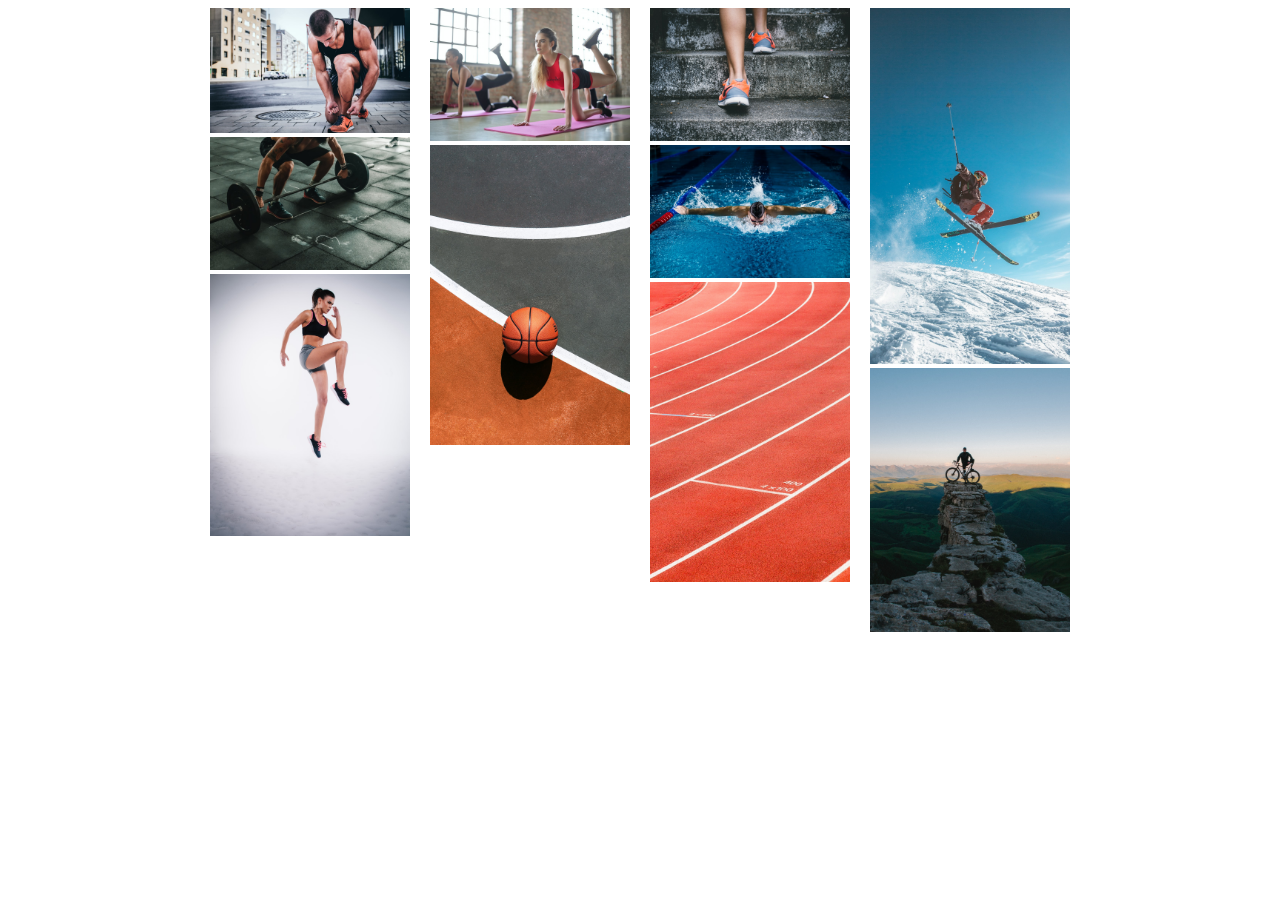
<file: ex01/src/index.html>
<!DOCTYPE html>
<html>
  <head>
    <link rel="stylesheet" href="../styles/index.css" />
    <title>Gallery's page</title>
  </head>
  <body>
  <main>
    <div class="mosaic-gallery">
    <div class="gallery-card-album" data-source="..\src\image01.html">
    <div class="gallery-card-inner">
    <img src="../images/img1.jpg" alt="Marathon" width="200" />
    <div class="black">
      <h1 onclick="openModal('image01.html')">Marathon</h1>
    </div>
    </div>
    </div>
    <div class="gallery-card-album" data-source="..\src\image02.html">
    <div class="gallery-card-inner">
    <img src="../images/img2.jpg" alt="Gymnastics" width="200" />
    <div class="black">
      <h1 onclick="openModal('image02.html')">Gymnastics</h1>
    </div>
    </div>
    </div>
    <div class="gallery-card-album" data-source="..\src\image03.html">
    <div class="gallery-card-inner">
    <img src="../images/img3.jpg" alt="Climbing" width="200" />
    <div class="black">
      <h1 onclick="openModal('image03.html')">Climbing</h1>
    </div>
    </div>
    </div>
    <div class="gallery-card-album" data-source="..\src\image04.html">
    <div class="gallery-card-inner">
    <img src="../images/img4.jpg" alt="Skiing" width="200" />
    <div class="black">
    
    <h1 onclick="openModal('image04.html')">Skiing</h1>
    
    </div>
    </div>
    </div>
    <div class="gallery-card-album" data-source="..\src\image05.html">
    <div class="gallery-card-inner">
    <img src="../images/img5.jpg" alt="Weight Lifting" width="200" />
    <div class="black">
      <h1 onclick="openModal('image05.html')">Lifting</h1>
    </div>
    </div>
    </div>
    <div class="gallery-card-album" data-source="..\src\image06.html">
    <div class="gallery-card-inner">
    <img src="../images/img6.jpg" alt="Basketball" width="200" />
    <div class="black">
      <h1 onclick="openModal('image06.html')">Basketball</h1>
    </div>
    </div>
    </div>
    <div class="gallery-card-album" data-source="..\src\image07.html">
    <div class="gallery-card-inner">
    <img src="../images/img7.jpg" alt="Swimming" width="200" />
    <div class="black">
      <h1 onclick="openModal('image07.html')">Swimming</h1>
    </div>
    </div>
    </div>
    <div class="gallery-card-album" data-source="..\src\image08.html">
    <div class="gallery-card-inner">
    <img src="../images/img8.jpg" alt="Jogging" width="200" />
    <div class="black">
      <h1 onclick="openModal('image08.html')">Jogging</h1>
    </div>
    </div>
    </div>
    <div class="gallery-card-album" data-source="..\src\image09.html">
    <div class="gallery-card-inner">
    <img src="../images/img9.jpg" alt="Running" width="200" />
    <div class="black">
      <h1 onclick="openModal('image09.html')">Running</h1>
    </div>
    </div>
    </div>
    <div class="gallery-card-album" data-source="..\src\image10.html">
    <div class="gallery-card-inner">
    <img src="../images/img10.jpg" alt="Cycling" width="200" />
    <div class="black">
      <h1 onclick="openModal('image10.html')">Cycling</h1>
    </div>
    </div>
    </div>
    </div>
    </main>
    <div id="myModal" class="modal">
     
      <div class="modal-content-holder">
        <span class="close">&times;</span>
        <div>
          <iframe
            id="stranica"
            frameborder="0"
            width="100%"
            height="500px"
          ></iframe>
        </div>
      </div>
    </div>
    <script src="../scripts/index.js"></script>
  </body>
</html>
</file>
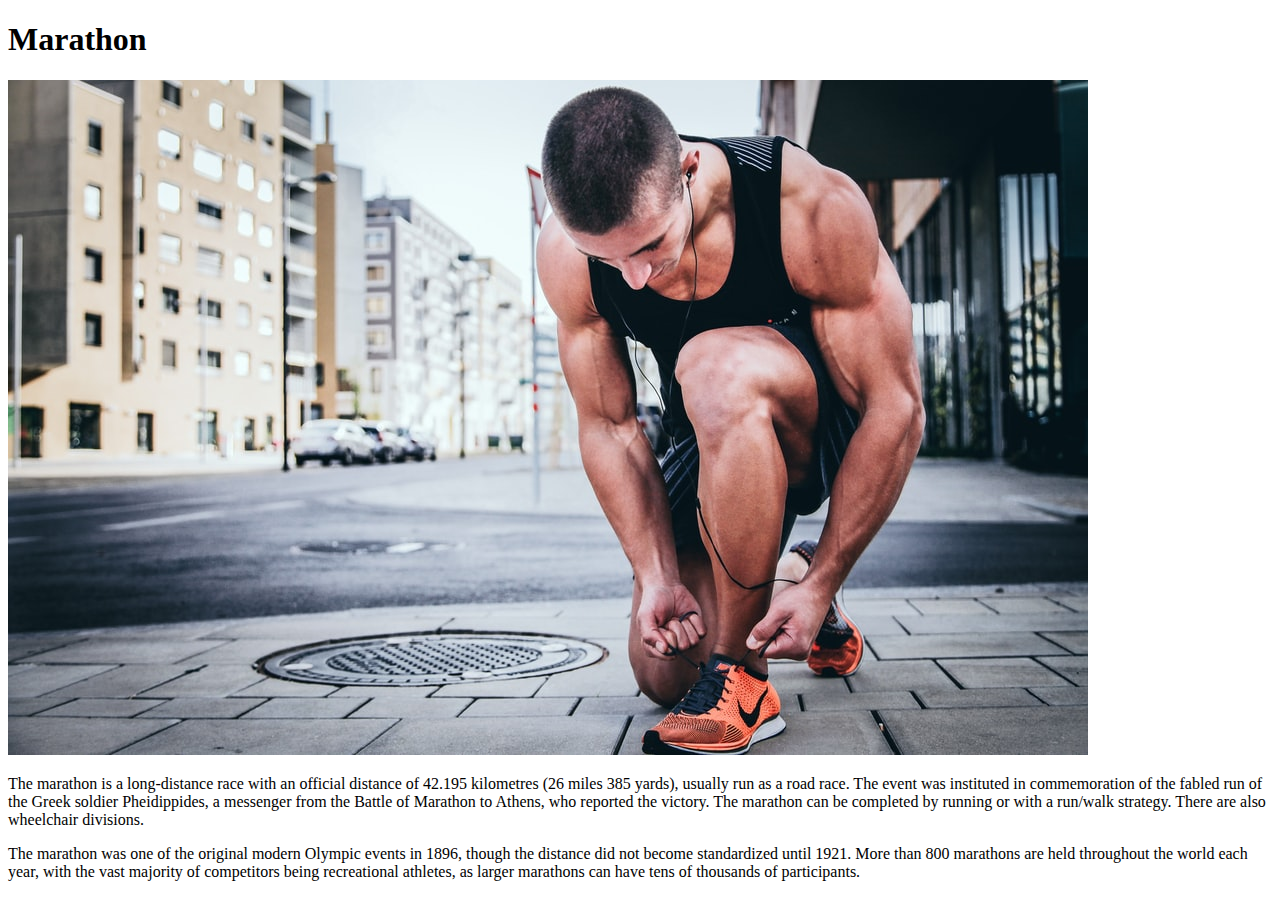
<file: ex01/src/image01.html>
<!DOCTYPE html>
<html>
  <head>
    <title>Marathon</title>
  </head>
  <body>
    <h1>Marathon</h1>
    <img src="../images/img1.jpg" alt="Marathon" />
    <p>
      The marathon is a long-distance race with an official distance of 42.195
      kilometres (26 miles 385 yards), usually run as a road race. The event was
      instituted in commemoration of the fabled run of the Greek soldier
      Pheidippides, a messenger from the Battle of Marathon to Athens, who
      reported the victory. The marathon can be completed by running or with a
      run/walk strategy. There are also wheelchair divisions.
    </p>
    <p>
      The marathon was one of the original modern Olympic events in 1896, though
      the distance did not become standardized until 1921. More than 800
      marathons are held throughout the world each year, with the vast majority
      of competitors being recreational athletes, as larger marathons can have
      tens of thousands of participants.
    </p>
  </body>
</html>
</file>
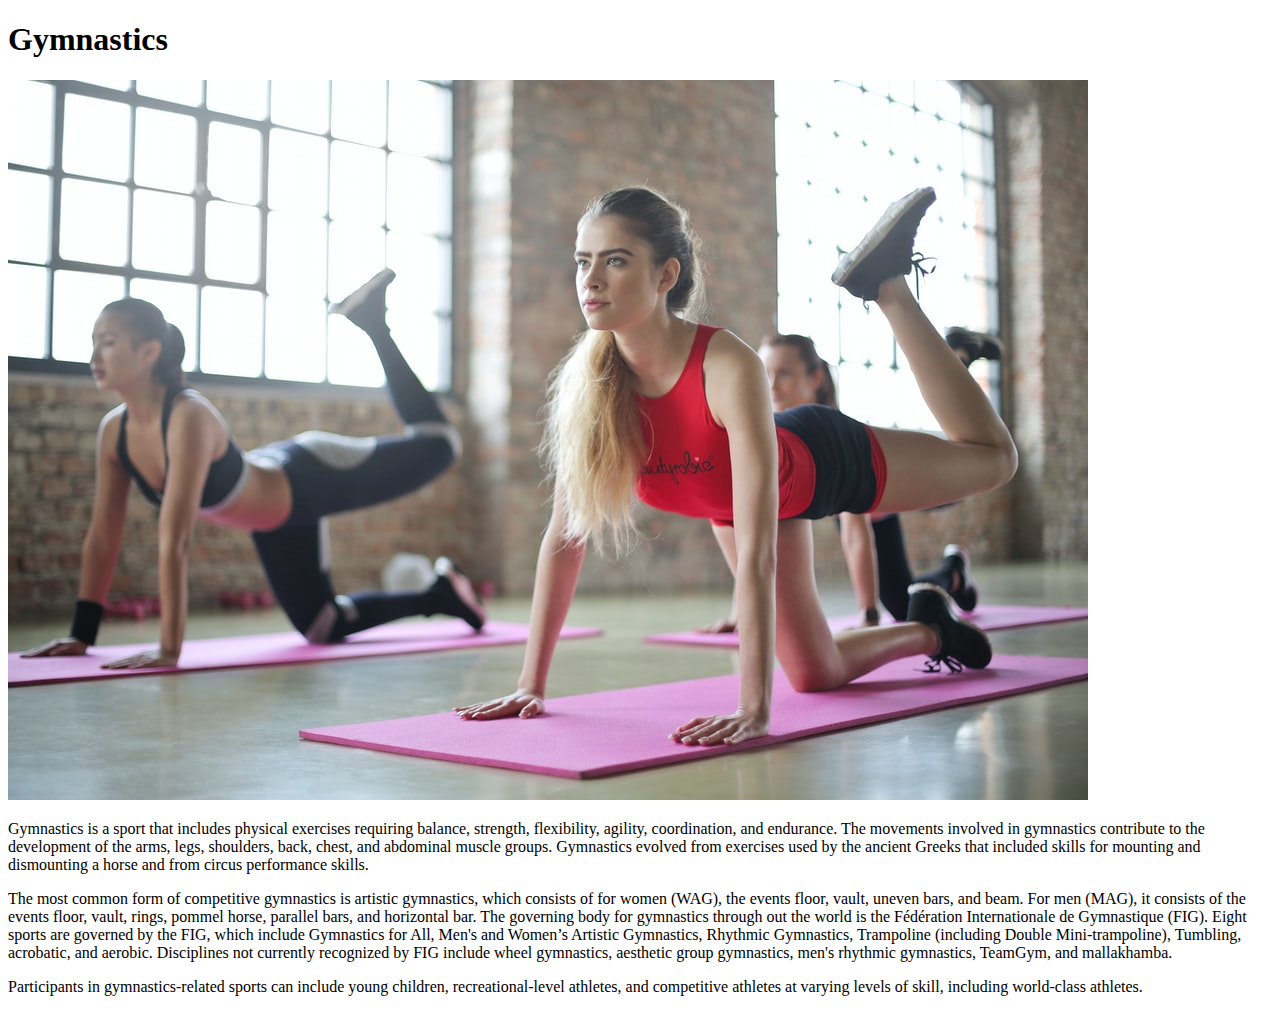
<file: ex01/src/image02.html>
<!DOCTYPE html>
<html>
  <head>
    <title>Gymnastics</title>
  </head>
  <body>
    <h1>Gymnastics</h1>
    <img src="../images/img2.jpg" alt="Gymnastics" />
    <p>
      Gymnastics is a sport that includes physical exercises requiring balance,
      strength, flexibility, agility, coordination, and endurance. The movements
      involved in gymnastics contribute to the development of the arms, legs,
      shoulders, back, chest, and abdominal muscle groups. Gymnastics evolved
      from exercises used by the ancient Greeks that included skills for
      mounting and dismounting a horse and from circus performance skills.
    </p>
    <p>
      The most common form of competitive gymnastics is artistic gymnastics,
      which consists of for women (WAG), the events floor, vault, uneven bars,
      and beam. For men (MAG), it consists of the events floor, vault, rings,
      pommel horse, parallel bars, and horizontal bar. The governing body for
      gymnastics through out the world is the Fédération Internationale de
      Gymnastique (FIG). Eight sports are governed by the FIG, which include
      Gymnastics for All, Men's and Women’s Artistic Gymnastics, Rhythmic
      Gymnastics, Trampoline (including Double Mini-trampoline), Tumbling,
      acrobatic, and aerobic. Disciplines not currently recognized by FIG
      include wheel gymnastics, aesthetic group gymnastics, men's rhythmic
      gymnastics, TeamGym, and mallakhamba.
    </p>
    <p>
      Participants in gymnastics-related sports can include young children,
      recreational-level athletes, and competitive athletes at varying levels of
      skill, including world-class athletes.
    </p>
  </body>
</html>
</file>
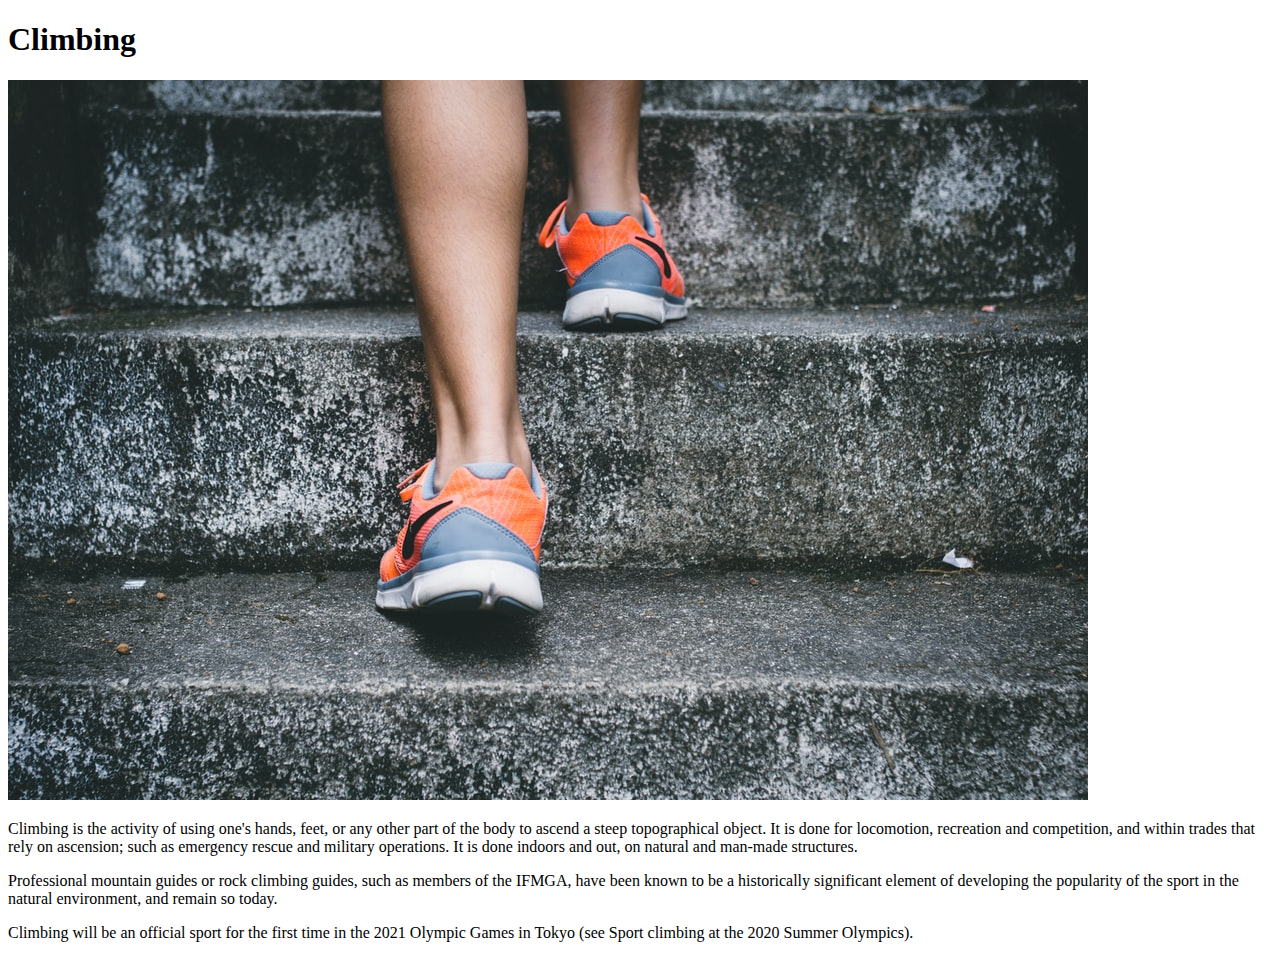
<file: ex01/src/image03.html>
<!DOCTYPE html>
<html>
  <head>
    <title>Climbing</title>
  </head>
  <body>
    <h1>Climbing</h1>
    <img src="../images/img3.jpg" alt="Climbing" />
    <p>
      Climbing is the activity of using one's hands, feet, or any other part of
      the body to ascend a steep topographical object. It is done for
      locomotion, recreation and competition, and within trades that rely on
      ascension; such as emergency rescue and military operations. It is done
      indoors and out, on natural and man-made structures.
    </p>
    <p>
      Professional mountain guides or rock climbing guides, such as members of
      the IFMGA, have been known to be a historically significant element of
      developing the popularity of the sport in the natural environment, and
      remain so today.
    </p>
    <p>
      Climbing will be an official sport for the first time in the 2021 Olympic
      Games in Tokyo (see Sport climbing at the 2020 Summer Olympics).
    </p>
  </body>
</html>
</file>
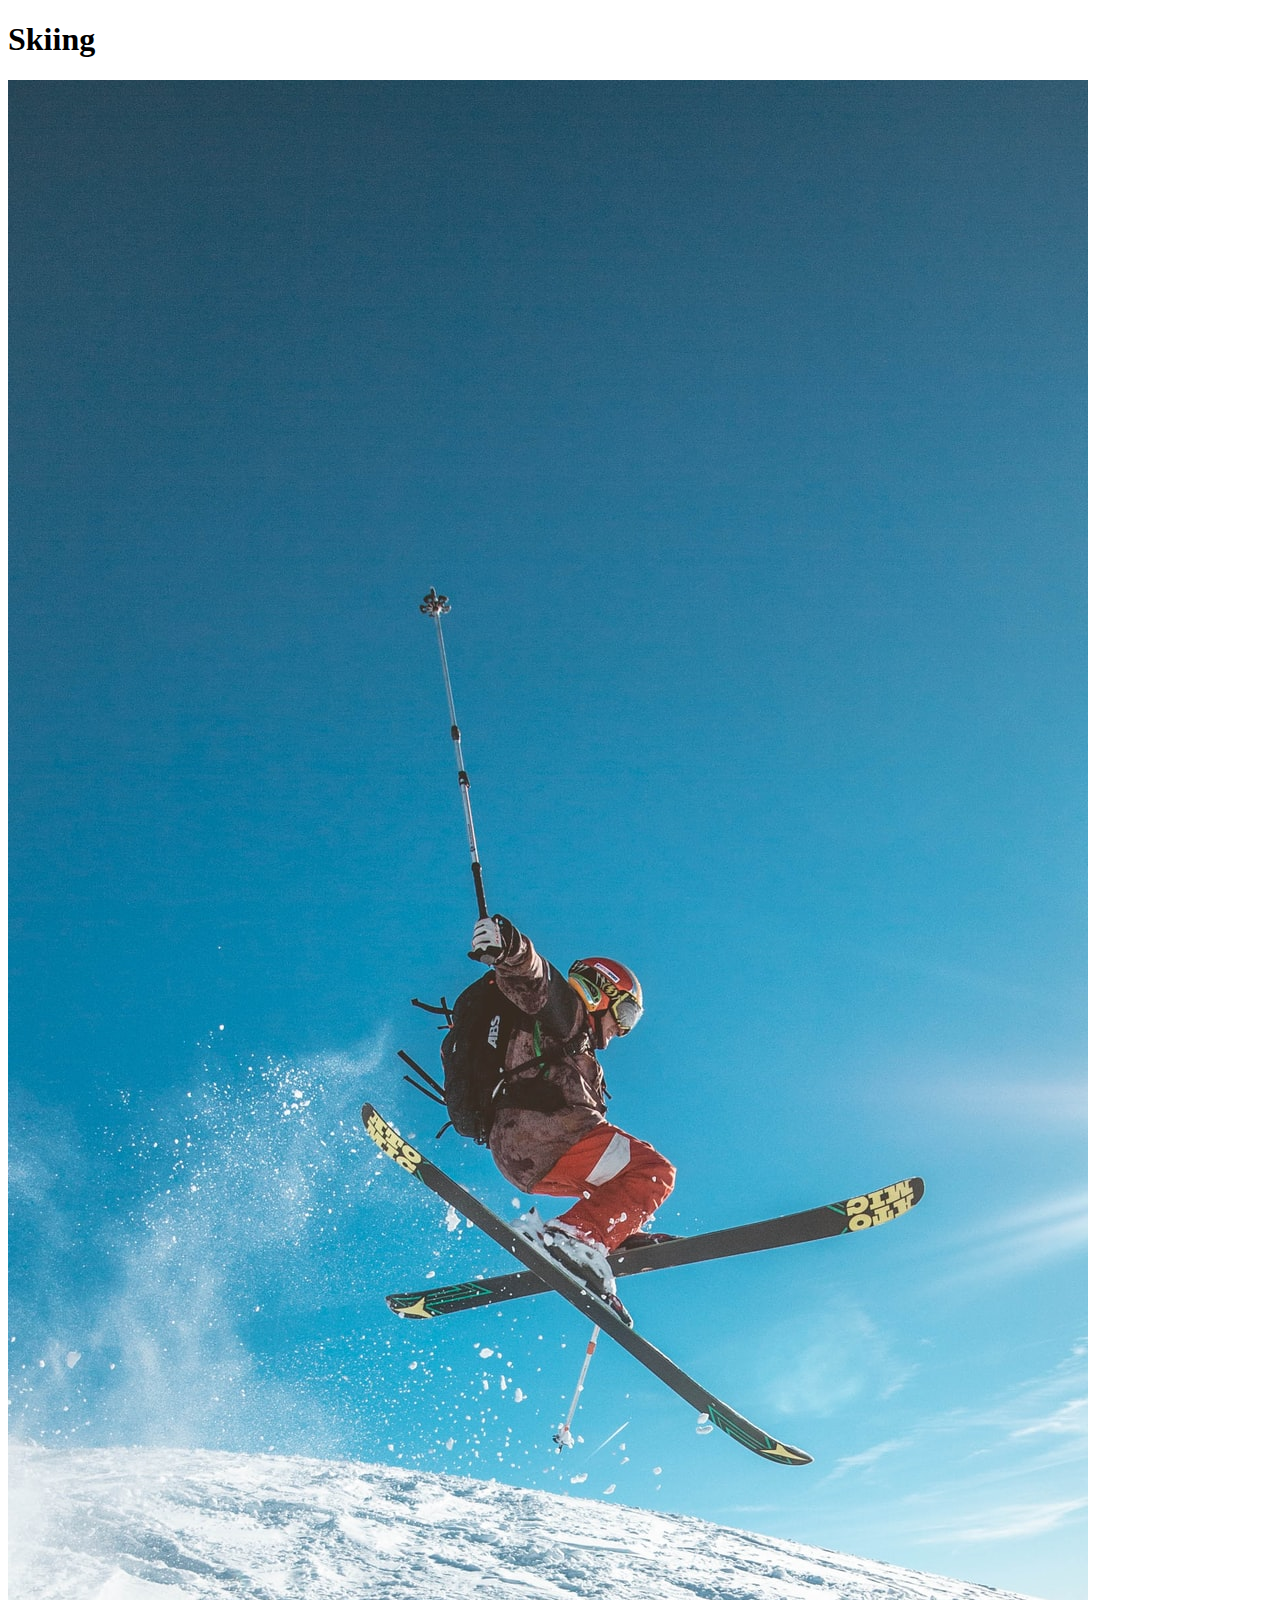
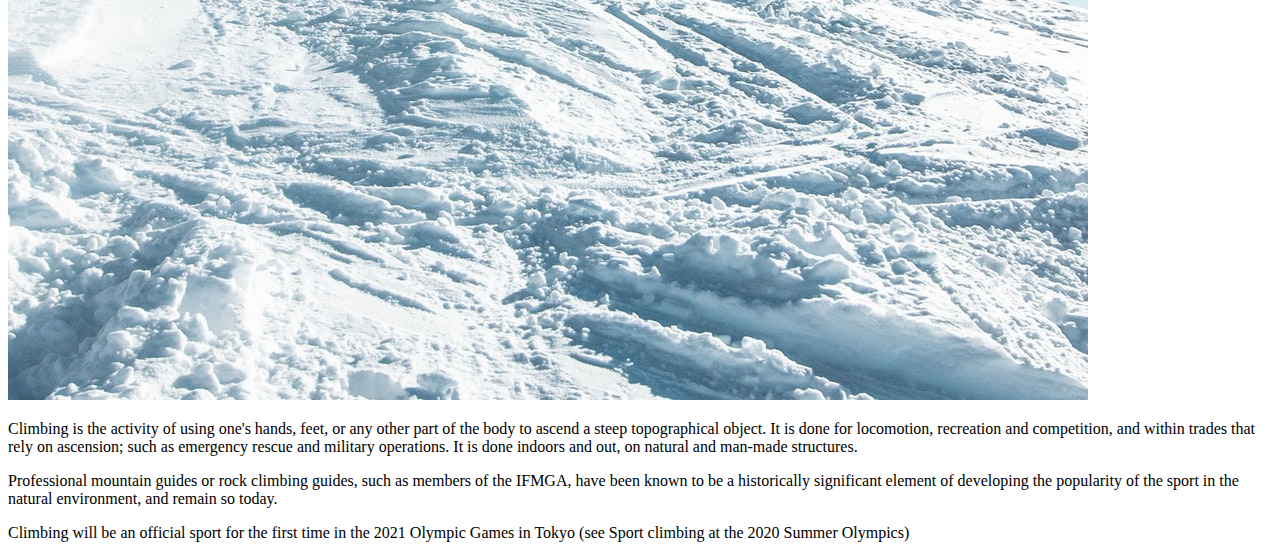
<file: ex01/src/image04.html>
<!DOCTYPE html>
<html>
  <head>
    <title>Skiing</title>
    <link rel="stylesheet" href="../styles/index.css" />
  </head>
  <body>
    <h1>Skiing</h1>
    <img src="../images/img4.jpg" alt="Skiing" />
    <p>
      Climbing is the activity of using one's hands, feet, or any other part of
      the body to ascend a steep topographical object. It is done for
      locomotion, recreation and competition, and within trades that rely on
      ascension; such as emergency rescue and military operations. It is done
      indoors and out, on natural and man-made structures.
    </p>
    <p>
      Professional mountain guides or rock climbing guides, such as members of
      the IFMGA, have been known to be a historically significant element of
      developing the popularity of the sport in the natural environment, and
      remain so today.
    </p>
    <p>
      Climbing will be an official sport for the first time in the 2021 Olympic
      Games in Tokyo (see Sport climbing at the 2020 Summer Olympics)
    </p>
  </body>
</html>
</file>
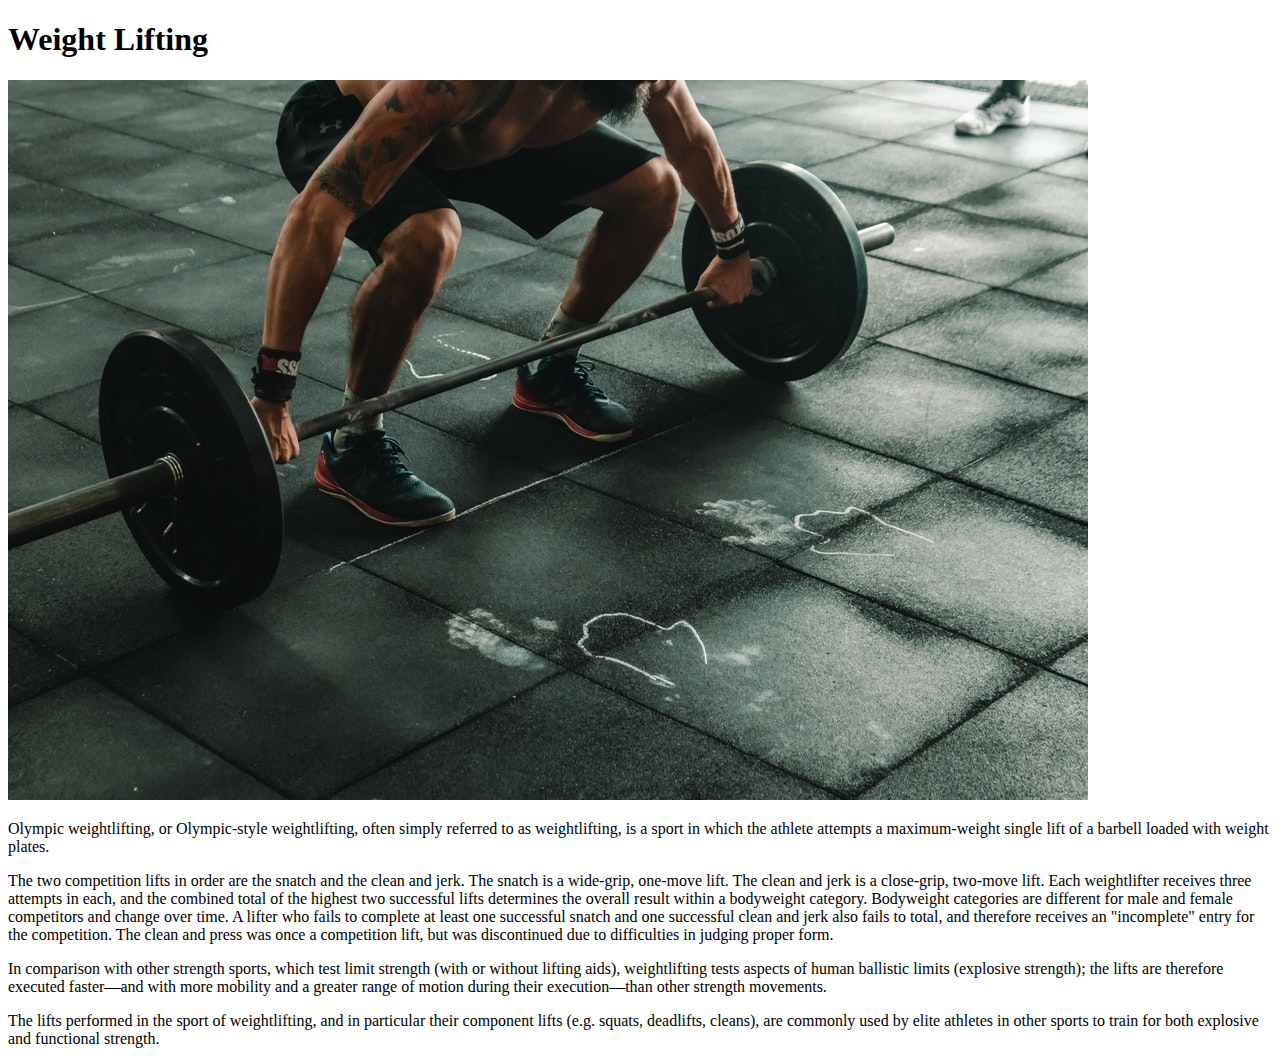
<file: ex01/src/image05.html>
<!DOCTYPE html>
<html>
  <head>
    <title>Weight Lifting</title>
  </head>
  <body>
    <h1>Weight Lifting</h1>
    <img src="../images/img5.jpg" alt="Weight Lifting" />
    <p>
      Olympic weightlifting, or Olympic-style weightlifting, often simply
      referred to as weightlifting, is a sport in which the athlete attempts a
      maximum-weight single lift of a barbell loaded with weight plates.
    </p>
    <p>
      The two competition lifts in order are the snatch and the clean and jerk.
      The snatch is a wide-grip, one-move lift. The clean and jerk is a
      close-grip, two-move lift. Each weightlifter receives three attempts in
      each, and the combined total of the highest two successful lifts
      determines the overall result within a bodyweight category. Bodyweight
      categories are different for male and female competitors and change over
      time. A lifter who fails to complete at least one successful snatch and
      one successful clean and jerk also fails to total, and therefore receives
      an "incomplete" entry for the competition. The clean and press was once a
      competition lift, but was discontinued due to difficulties in judging
      proper form.
    </p>
    <p>
      In comparison with other strength sports, which test limit strength (with
      or without lifting aids), weightlifting tests aspects of human ballistic
      limits (explosive strength); the lifts are therefore executed faster—and
      with more mobility and a greater range of motion during their
      execution—than other strength movements.
    </p>
    <p>
      The lifts performed in the sport of weightlifting, and in particular their
      component lifts (e.g. squats, deadlifts, cleans), are commonly used by
      elite athletes in other sports to train for both explosive and functional
      strength.
    </p>
  </body>
</html>
</file>
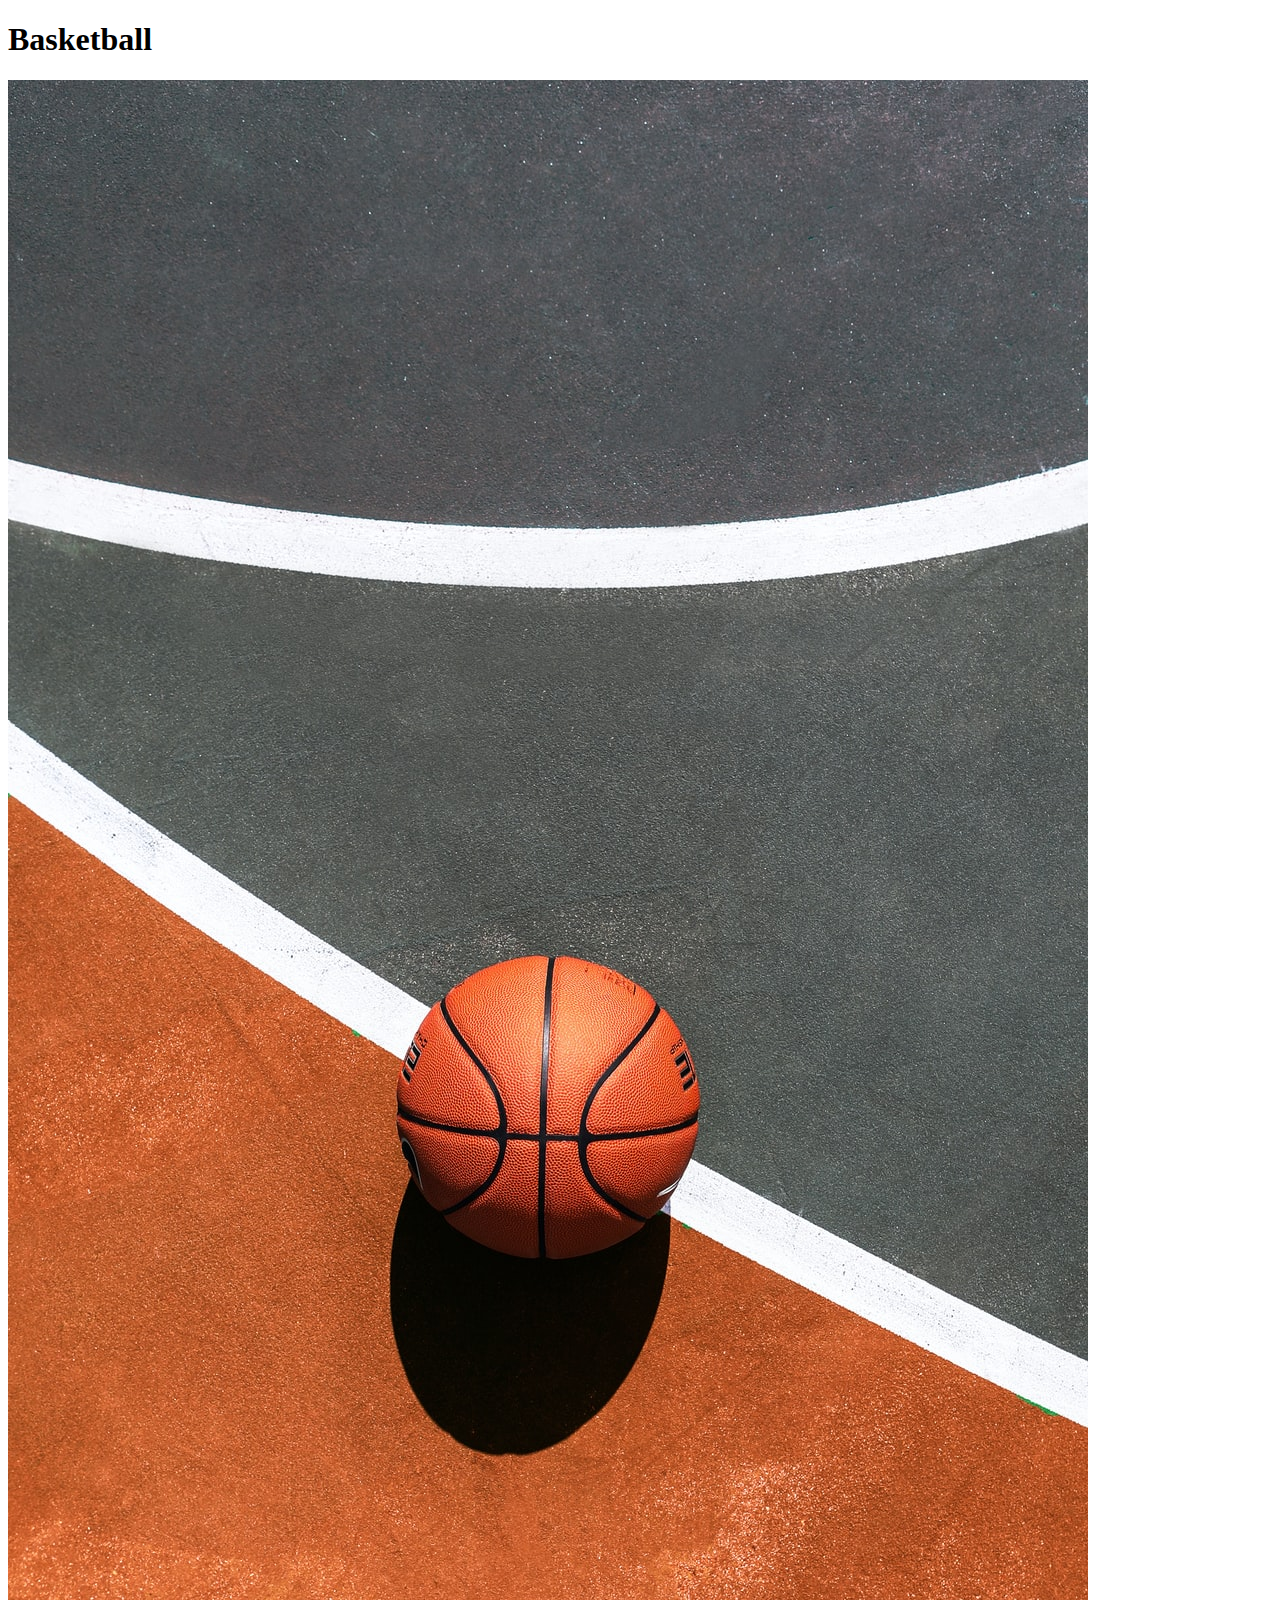
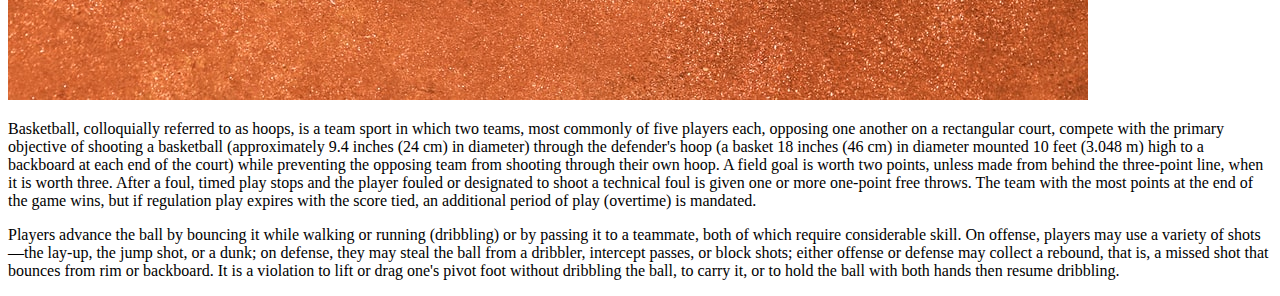
<file: ex01/src/image06.html>
<!DOCTYPE html>
<html>
  <head>
    <title>Basketball</title>
  </head>
  <body>
    <h1>Basketball</h1>
    <img src="../images/img6.jpg" alt="Basketball" />
    <p>
      Basketball, colloquially referred to as hoops, is a team sport in which
      two teams, most commonly of five players each, opposing one another on a
      rectangular court, compete with the primary objective of shooting a
      basketball (approximately 9.4 inches (24 cm) in diameter) through the
      defender's hoop (a basket 18 inches (46 cm) in diameter mounted 10 feet
      (3.048 m) high to a backboard at each end of the court) while preventing
      the opposing team from shooting through their own hoop. A field goal is
      worth two points, unless made from behind the three-point line, when it is
      worth three. After a foul, timed play stops and the player fouled or
      designated to shoot a technical foul is given one or more one-point free
      throws. The team with the most points at the end of the game wins, but if
      regulation play expires with the score tied, an additional period of play
      (overtime) is mandated.
    </p>
    <p>
      Players advance the ball by bouncing it while walking or running
      (dribbling) or by passing it to a teammate, both of which require
      considerable skill. On offense, players may use a variety of shots—the
      lay-up, the jump shot, or a dunk; on defense, they may steal the ball from
      a dribbler, intercept passes, or block shots; either offense or defense
      may collect a rebound, that is, a missed shot that bounces from rim or
      backboard. It is a violation to lift or drag one's pivot foot without
      dribbling the ball, to carry it, or to hold the ball with both hands then
      resume dribbling.
    </p>
  </body>
</html>
</file>
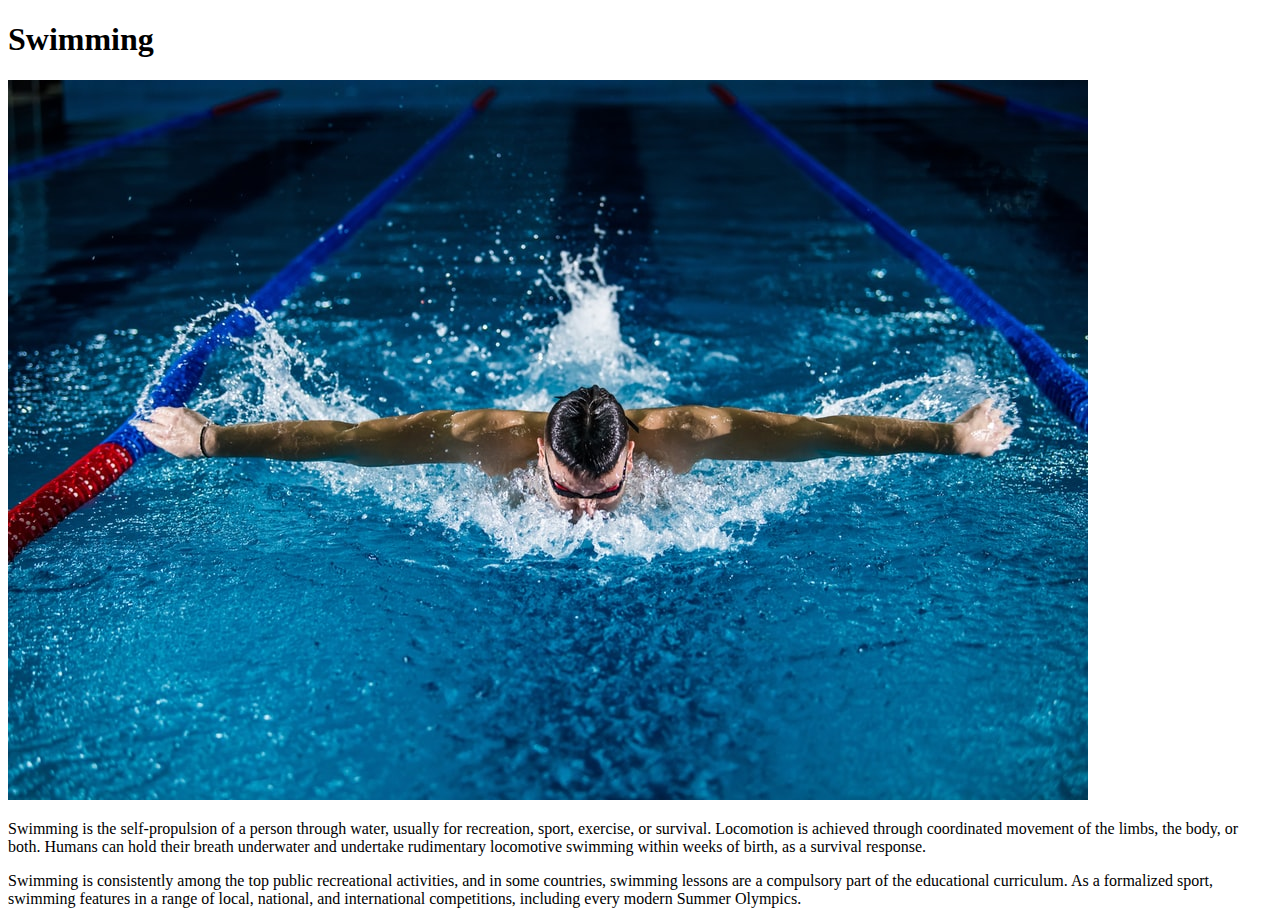
<file: ex01/src/image07.html>
<!DOCTYPE html>
<html>
  <head>
    <title>Swimming</title>
  </head>
  <body>
    <h1>Swimming</h1>
    <img src="../images/img7.jpg" alt="Swimming" />
    <p>
      Swimming is the self-propulsion of a person through water, usually for
      recreation, sport, exercise, or survival. Locomotion is achieved through
      coordinated movement of the limbs, the body, or both. Humans can hold
      their breath underwater and undertake rudimentary locomotive swimming
      within weeks of birth, as a survival response.
    </p>
    <p>
      Swimming is consistently among the top public recreational activities, and
      in some countries, swimming lessons are a compulsory part of the
      educational curriculum. As a formalized sport, swimming features in a
      range of local, national, and international competitions, including every
      modern Summer Olympics.
    </p>
  </body>
</html>
</file>
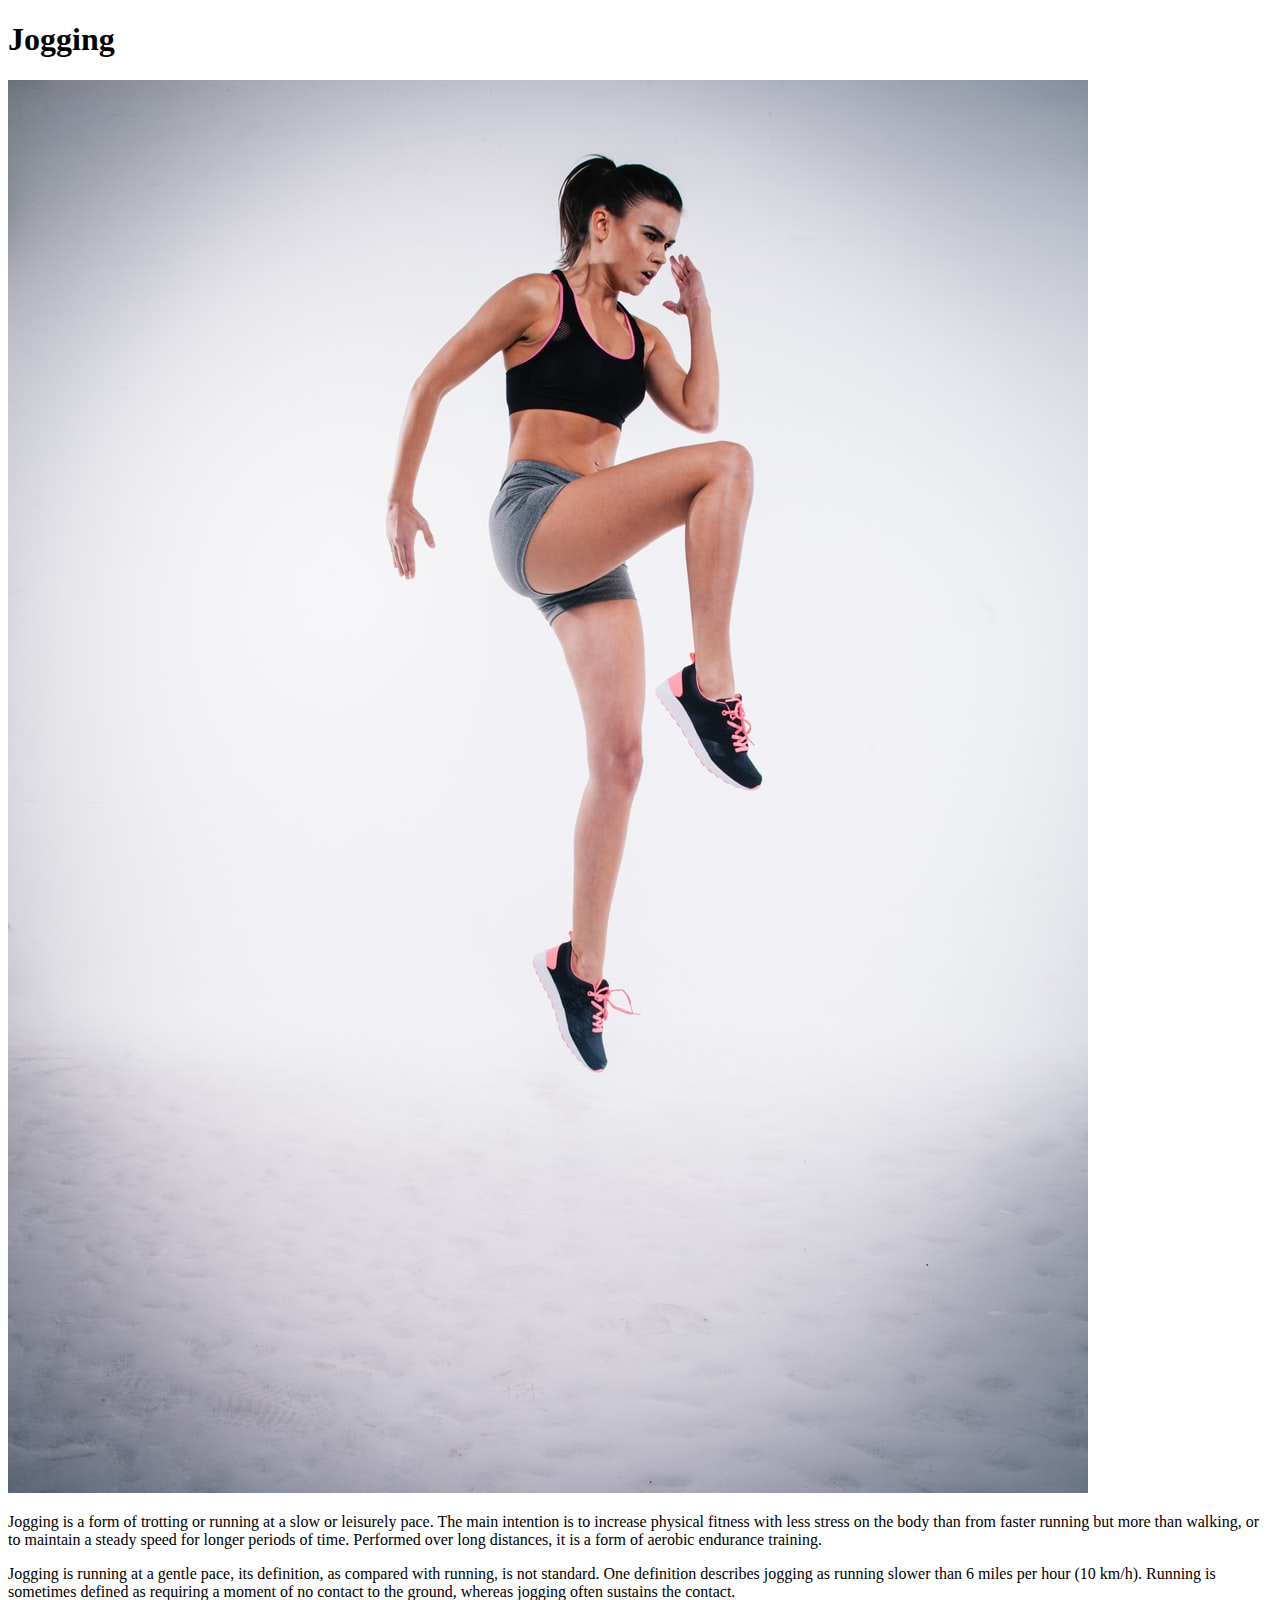
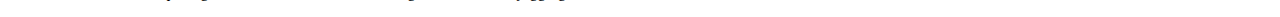
<file: ex01/src/image08.html>
<!DOCTYPE html>
<html>
  <head>
    <title>Jogging</title>
  </head>
  <body>
    <h1>Jogging</h1>
    <img src="../images/img8.jpg" alt="Jogging" />
    <p>
      Jogging is a form of trotting or running at a slow or leisurely pace. The
      main intention is to increase physical fitness with less stress on the
      body than from faster running but more than walking, or to maintain a
      steady speed for longer periods of time. Performed over long distances, it
      is a form of aerobic endurance training.
    </p>
    <p>
      Jogging is running at a gentle pace, its definition, as compared with
      running, is not standard. One definition describes jogging as running
      slower than 6 miles per hour (10 km/h). Running is sometimes defined as
      requiring a moment of no contact to the ground, whereas jogging often
      sustains the contact.
    </p>
  </body>
</html>
</file>
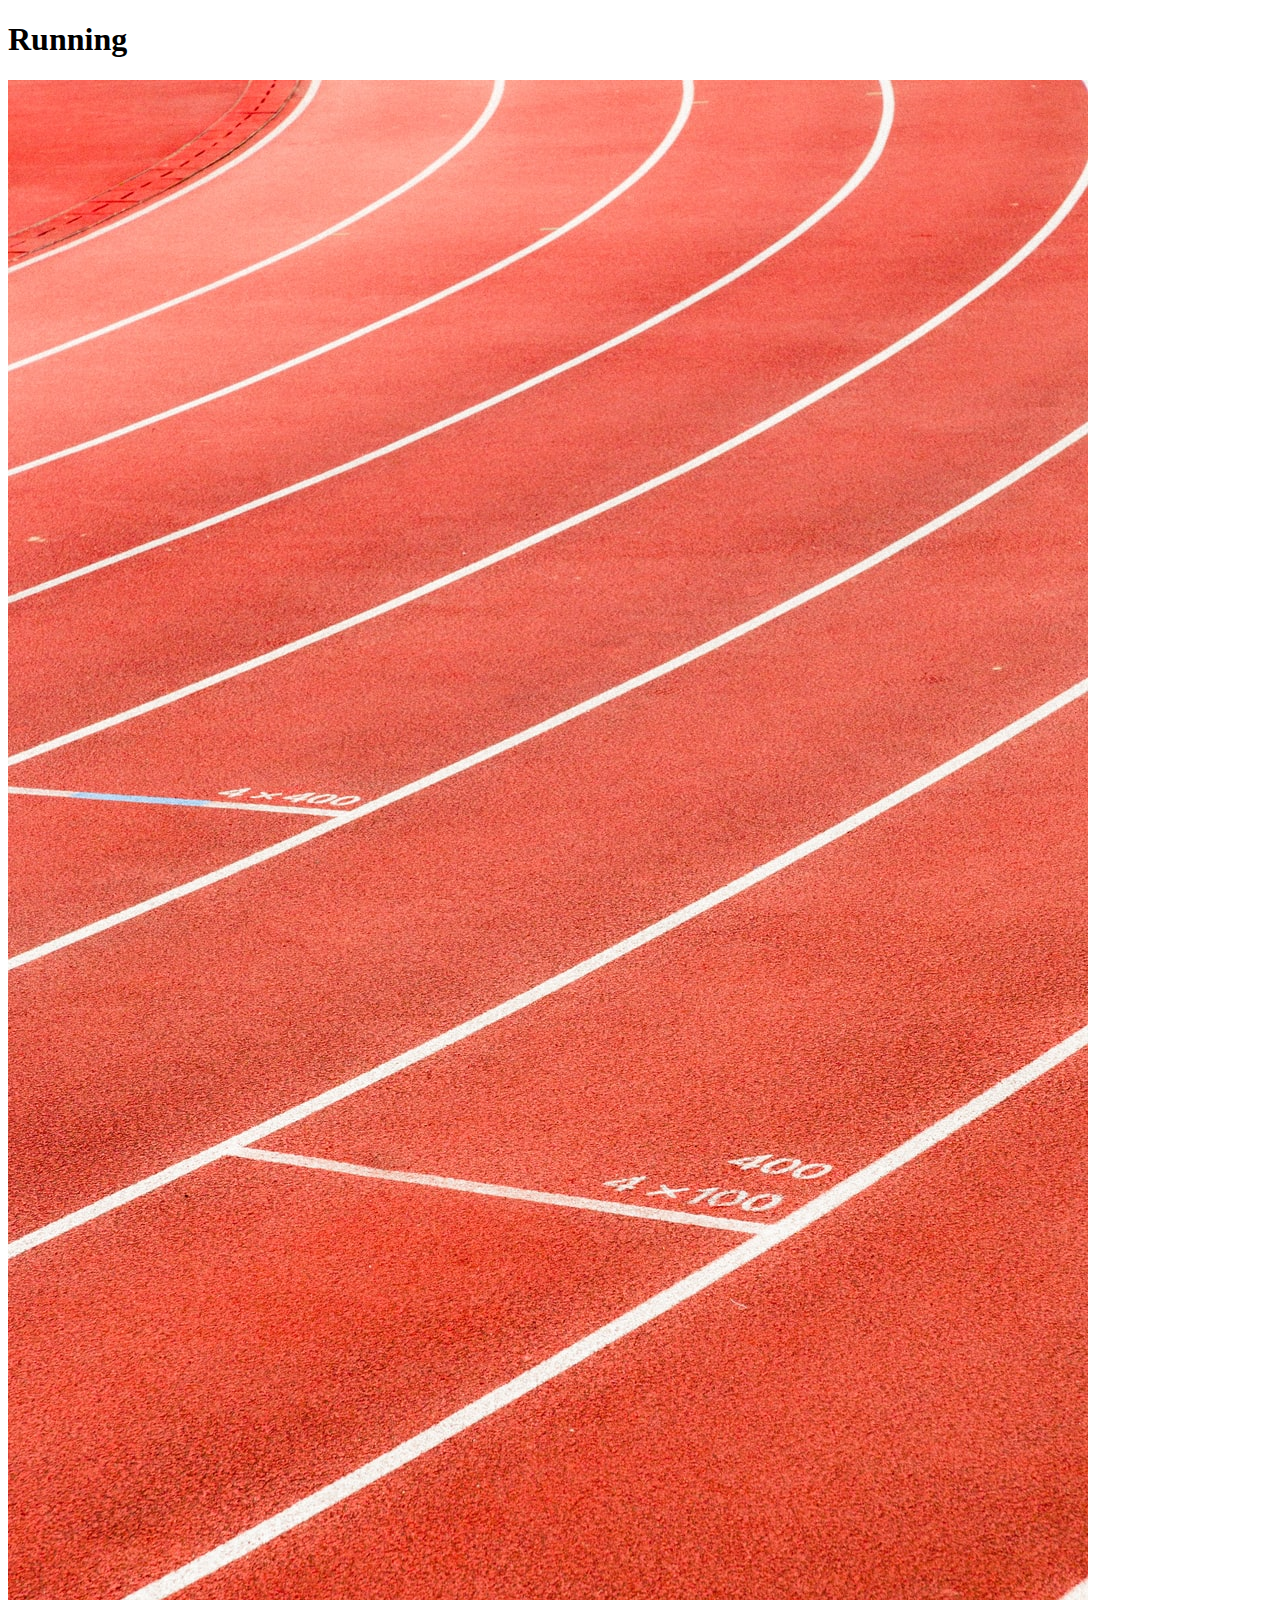
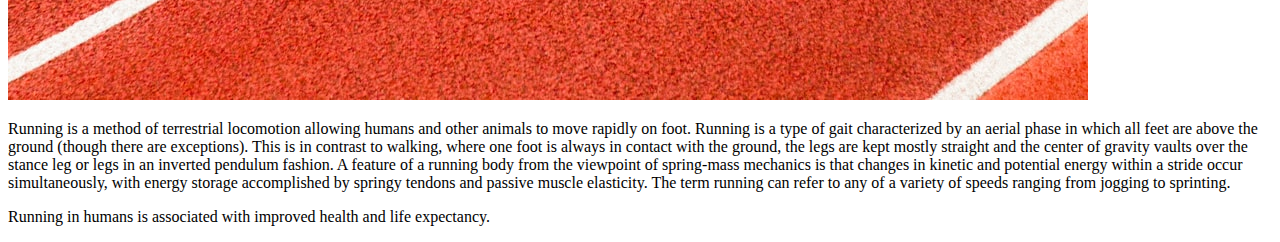
<file: ex01/src/image09.html>
<!DOCTYPE html>
<html>
  <head>
    <title>Running</title>
  </head>
  <body>
    <h1>Running</h1>
    <img src="../images/img9.jpg" alt="Running" />
    <p>
      Running is a method of terrestrial locomotion allowing humans and other
      animals to move rapidly on foot. Running is a type of gait characterized
      by an aerial phase in which all feet are above the ground (though there
      are exceptions). This is in contrast to walking, where one foot is always
      in contact with the ground, the legs are kept mostly straight and the
      center of gravity vaults over the stance leg or legs in an inverted
      pendulum fashion. A feature of a running body from the viewpoint of
      spring-mass mechanics is that changes in kinetic and potential energy
      within a stride occur simultaneously, with energy storage accomplished by
      springy tendons and passive muscle elasticity. The term running can refer
      to any of a variety of speeds ranging from jogging to sprinting.
    </p>
    <p>
      Running in humans is associated with improved health and life expectancy.
    </p>
  </body>
</html>
</file>
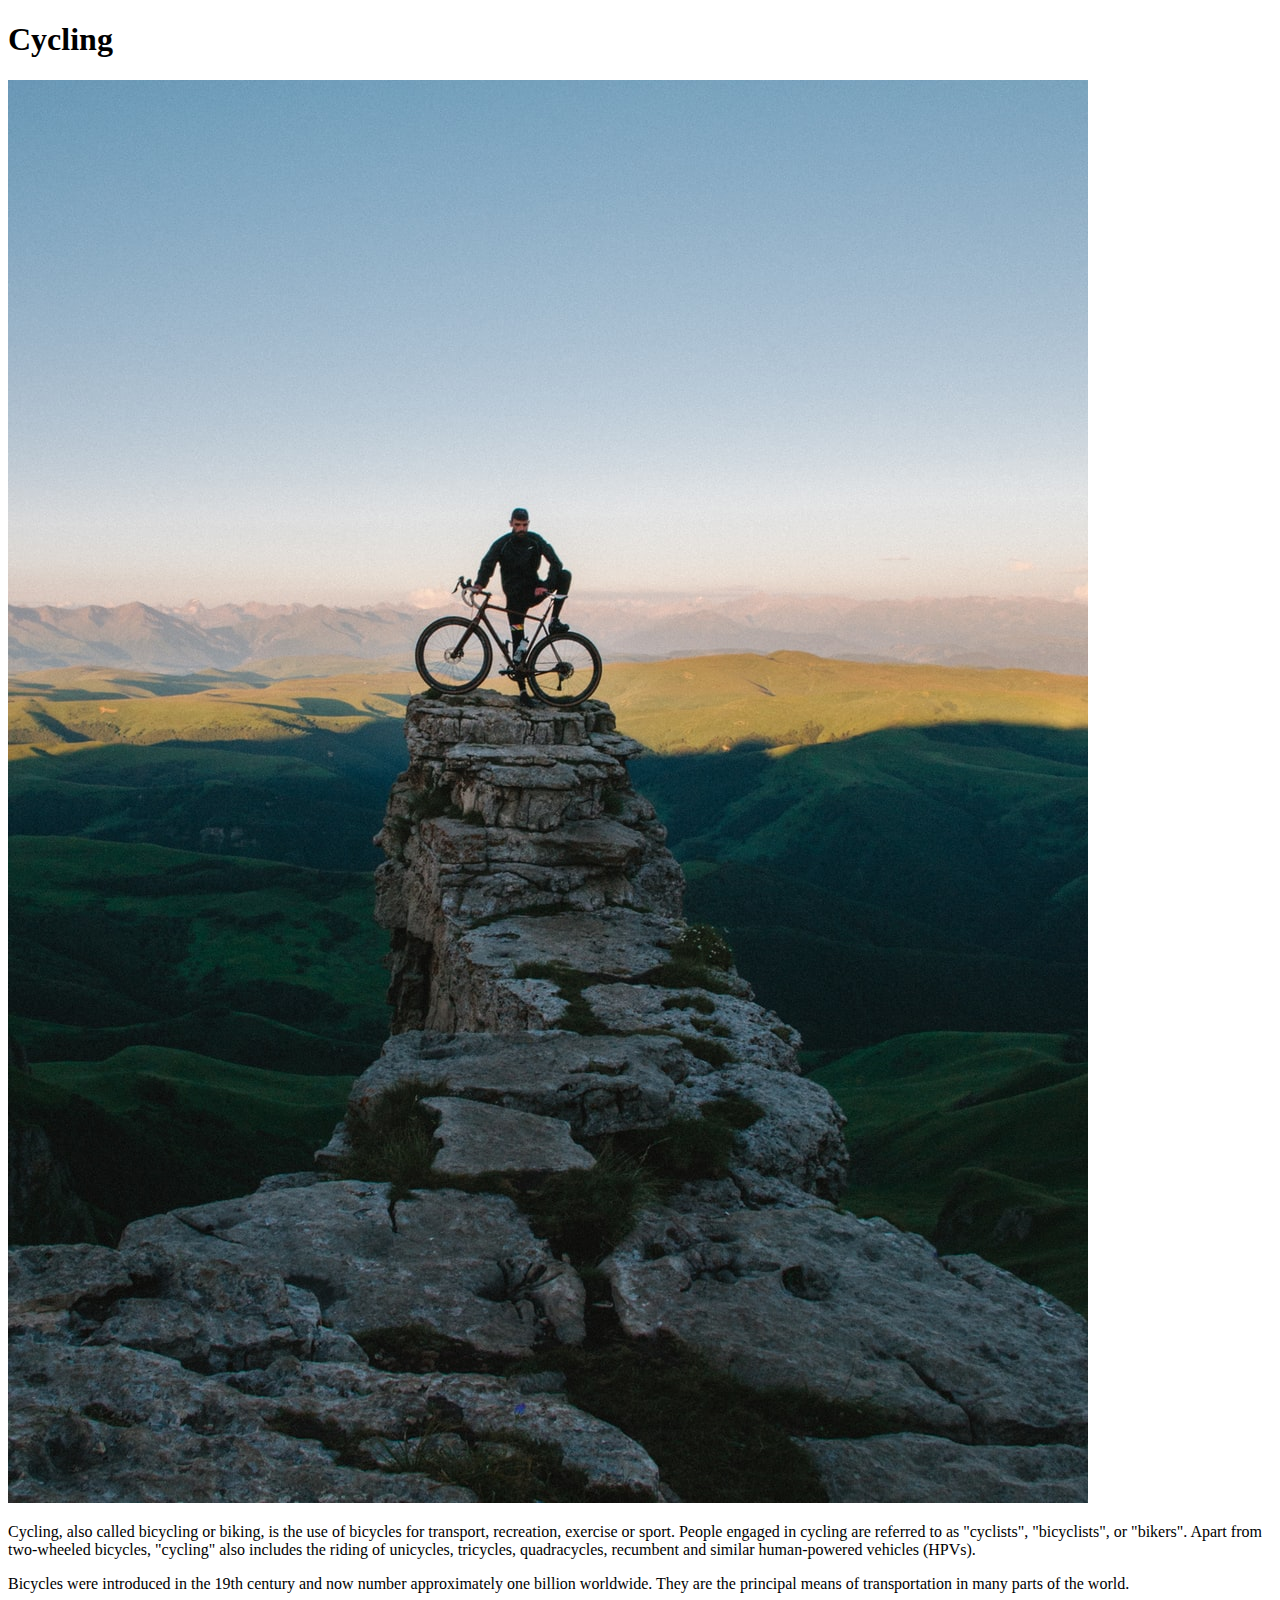
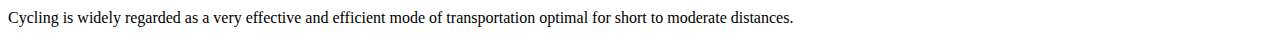
<file: ex01/src/image10.html>
<!DOCTYPE html>
<html>
  <head>
    <title>Cycling</title>
  </head>
  <body>
    <h1>Cycling</h1>
    <img src="../images/img10.jpg" alt="Cycling" />
    <p>
      Cycling, also called bicycling or biking, is the use of bicycles for
      transport, recreation, exercise or sport. People engaged in cycling are
      referred to as "cyclists", "bicyclists", or "bikers". Apart from
      two-wheeled bicycles, "cycling" also includes the riding of unicycles,
      tricycles, quadracycles, recumbent and similar human-powered vehicles
      (HPVs).
    </p>
    <p>
      Bicycles were introduced in the 19th century and now number approximately
      one billion worldwide. They are the principal means of transportation in
      many parts of the world.
    </p>
    <p>
      Cycling is widely regarded as a very effective and efficient mode of
      transportation optimal for short to moderate distances.
    </p>
  </body>
</html>
</file>
<file: ex01/styles/index.css>
body main {
	width: 860px;
	max-width: 100%;
	margin: 0 auto;
}

body main div.mosaic-gallery {
	width: 100%;
	height: auto;
	position: relative;
    display: grid;
    grid-template-columns: repeat(auto-fill, minmax(200px,1fr));
    grid-gap: 15px;
}

body main div.mosaic-gallery > div.gallery-card-album {
	width: 200px;
	box-sizing: border-box;
    overflow: hidden;
    position: absolute;
}

body main div.mosaic-gallery div.gallery-card-album div.gallery-card-inner {
	position: relative;
	display: inline-block;
	height: auto;
	width: 100%;
	overflow: hidden;
    cursor: pointer;
}

body main div.mosaic-gallery div.gallery-card-album div.gallery-card-inner div {
	opacity: 0;
    position: absolute;
    top: 0;
    left: 0;
    right: 0;
    bottom: 0;
    padding: 5px;
    box-sizing: border-box;
}

body main div.mosaic-gallery div.gallery-card-album div.gallery-card-inner div h1{
    bottom: 0;
    position: absolute;
    margin: 0;
}

body main div.mosaic-gallery div.gallery-card-album div.gallery-card-inner:hover div {
	opacity: 0.5;
}

.black {
	background-color: #000;
	opacity: 0.5;
}

.black h1 {
	color: #fff;
}

body main div.mosaic-gallery div.gallery-card-album div.gallery-card-inner img {
	max-width: 100%;
	height: auto;
	width: 200px;
    vertical-align: middle;
}


body .modal{
    position: absolute;
    top: 0;
    background-color: rgba(0,0,0,0.5);
    left: 0;
    right: 0;
    bottom: 0;
    height: 100vh;
    overflow-y: auto;
    overflow-x:hidden;
    display: none;
}

body .modal-content-holder{
    width: 650px;
    position: relative;
    left: 50%;
    transform: translateX(-50%);
    background-color: #fff;
    padding: 10px;
    box-sizing: border-box;
    top: 25px;
    border-radius: 5px;
}

body .modal-content-holder span.close{
    position: absolute;
    right: -15px;
    top: -14px;
    color: #000;
    font-size: 30px;
    font-weight: bold;
    background-color: #fff;
    line-height: 1;
    width: 30px;
    text-align: center;
    border-radius: 50%;
    cursor: pointer;
}

body .modal-content-holder .modal-content img{
    max-width: 100%;
    height: auto;
}
</file>
